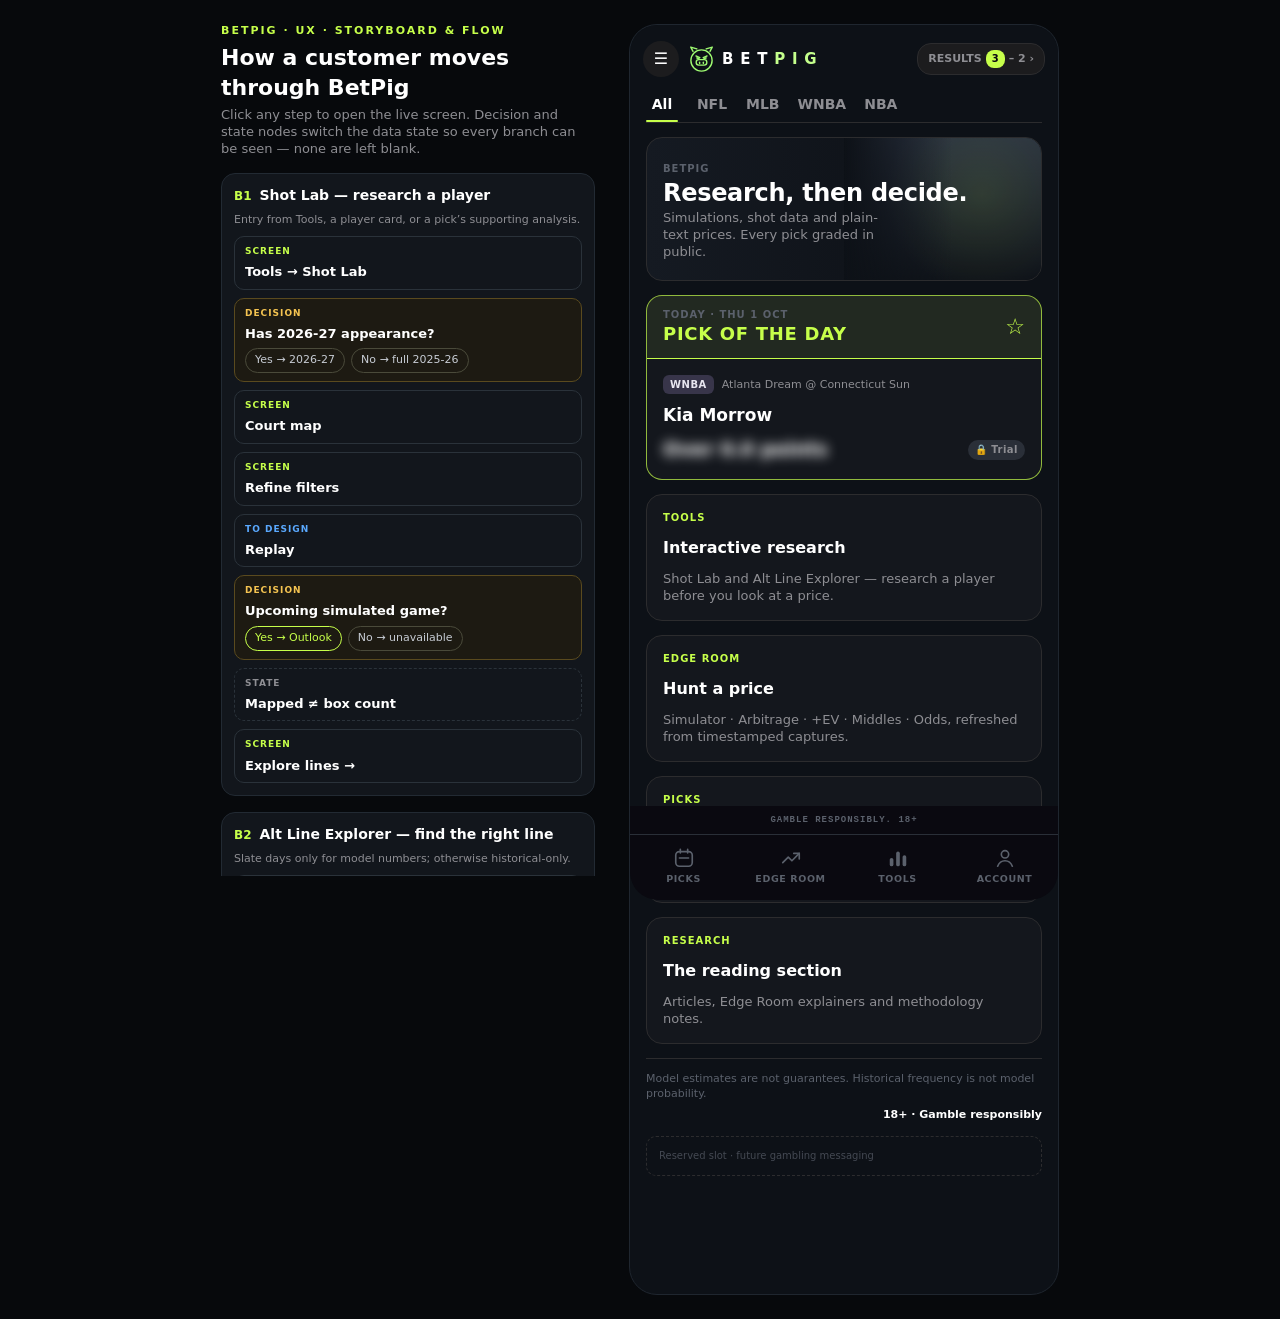
<file: betpig/index.html>
<!doctype html>
<html lang="en-AU">
<head>
  <meta charset="utf-8">
  <meta name="viewport" content="width=device-width, initial-scale=1, viewport-fit=cover">
  <meta name="theme-color" content="#0d1117">
  <title>BetPig</title>
  <meta name="description" content="BetPig mobile-first UI: Tools, Edge Room and Picks, built from the Storyboard & User Flow.">
  <link rel="icon" href="data:image/svg+xml,<svg xmlns='http://www.w3.org/2000/svg' viewBox='340 142 186 196'><g fill='none' stroke='%239EFA71' stroke-width='10.5' stroke-linecap='round' stroke-linejoin='round'><path d='M369 183 L352 150 L398 164'/><path d='M497 183 L514 150 L468 164'/><circle cx='433' cy='251' r='80'/><path d='M391 217 L420 230 M397 232 L414 239'/><path d='M475 217 L446 230 M469 232 L452 239'/><rect x='393' y='245' width='80' height='41' rx='19'/></g><rect x='414' y='259' width='10' height='20' rx='5' fill='%239EFA71'/><rect x='442' y='259' width='10' height='20' rx='5' fill='%239EFA71'/></svg>">
  <link rel="stylesheet" href="css/styles.css">
</head>
<body>
  <div class="shell">
    <aside class="rail" id="rail" aria-label="Storyboard flows"></aside>
    <div class="app" id="app"></div>
  </div>
  <button class="flows-fab" id="flows-fab" data-act="flows-open" aria-label="Open storyboard flows">◆ Flows</button>
  <div id="overlay"></div>

  <script src="js/data.js"></script>
  <script src="js/core.js"></script>
  <script src="js/components.js"></script>
  <script src="js/app.js"></script>
  <script src="js/screens/tools.js"></script>
  <script src="js/screens/edge.js"></script>
  <script src="js/screens/picks.js"></script>
  <script src="js/screens/account.js"></script>
  <script src="js/flows.js"></script>
</body>
</html>
</file>
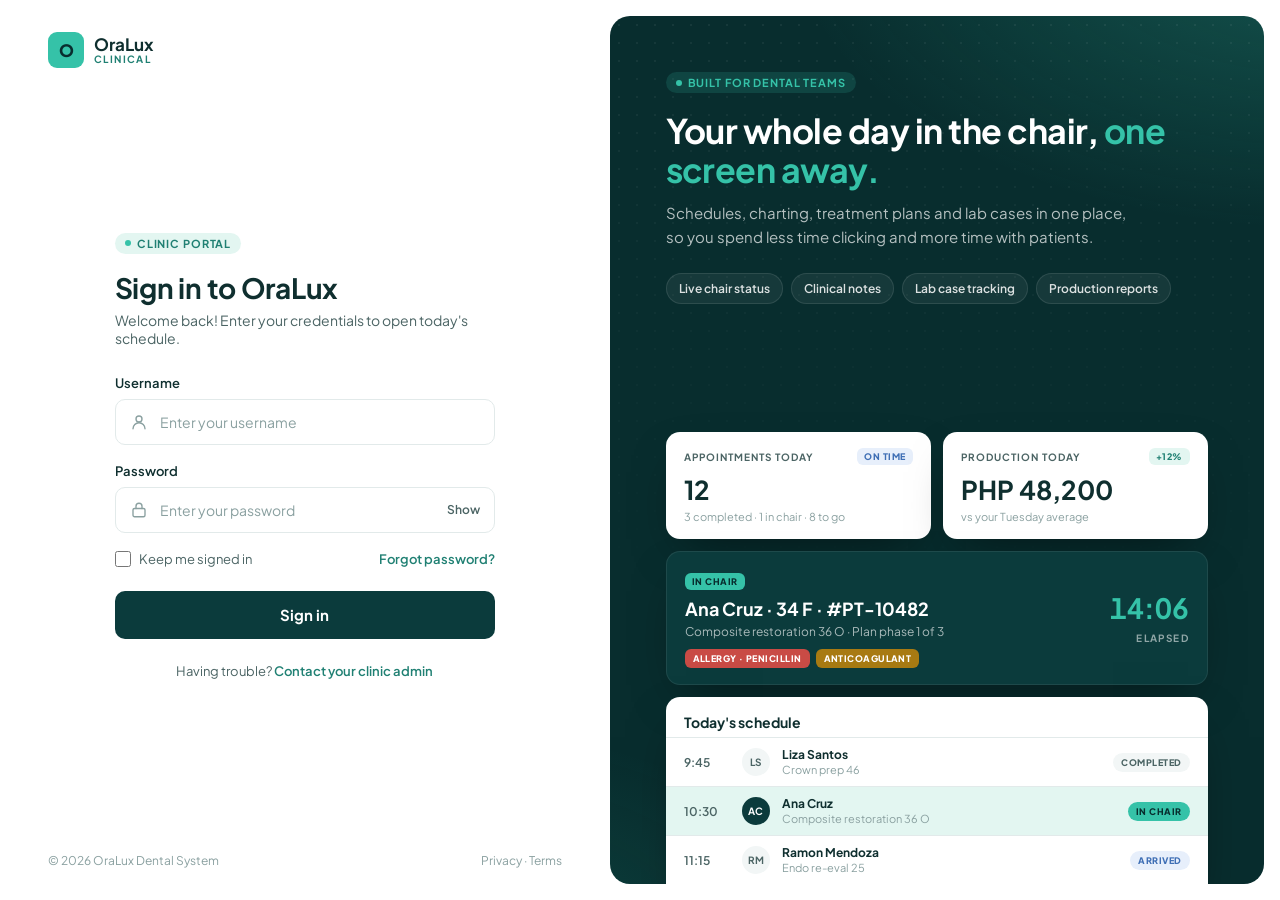
<file: login.html>
<!doctype html>
<html lang="en">
<head>
<meta charset="utf-8">
<meta name="viewport" content="width=device-width, initial-scale=1">
<title>Sign in · OraLux Clinical</title>
<link rel="preconnect" href="https://fonts.googleapis.com">
<link rel="preconnect" href="https://fonts.gstatic.com" crossorigin>
<link href="https://fonts.googleapis.com/css2?family=Plus+Jakarta+Sans:wght@400;500;600;700;800&display=swap" rel="stylesheet">
<style>
  /* Tokens sampled from the "Dashboard · Dentist · Desktop 1440" frame */
  :root {
    --forest-900: #082d2e;   /* sidebar */
    --forest-800: #0b3b3c;   /* "In chair" card, dark bars */
    --forest-700: #0f4542;   /* active nav item */
    --mint-500:   #35c2a8;   /* logo, primary action */
    --mint-600:   #22a88f;
    --mint-100:   #e3f6f1;
    --teal-label: #208073;
    --canvas:     #f2f6f6;   /* app background */
    --surface:    #ffffff;
    --border:     #e2eaea;
    --ink:        #0f2f2f;
    --ink-2:      #4b6464;
    --ink-3:      #8aa0a0;
    --danger:     #d64545;
    --radius:     12px;
  }

  * { box-sizing: border-box; }
  html, body { height: 100%; }
  body {
    margin: 0;
    font-family: "Plus Jakarta Sans", system-ui, -apple-system, "Segoe UI", sans-serif;
    color: var(--ink);
    background: var(--canvas);
    -webkit-font-smoothing: antialiased;
  }

  .page {
    min-height: 100%;
    display: grid;
    grid-template-columns: minmax(0, 1fr) minmax(0, 1.1fr);
    background: var(--surface);
  }

  /* ---------- Left: form ---------- */
  .form-side {
    display: flex;
    flex-direction: column;
    padding: 32px 48px;
    background: var(--surface);
  }
  .brand { display: flex; align-items: center; gap: 10px; text-decoration: none; color: inherit; }
  .brand-mark {
    width: 36px; height: 36px; border-radius: 9px;
    background: var(--mint-500); color: var(--forest-900);
    display: grid; place-items: center; font-weight: 800; font-size: 17px;
  }
  .brand-name { font-weight: 700; font-size: 17px; line-height: 1.1; }
  .brand-sub { font-size: 10px; font-weight: 700; letter-spacing: .14em; color: var(--teal-label); }

  .form-wrap { flex: 1; display: flex; align-items: center; justify-content: center; padding: 40px 0; }
  .form-card { width: 100%; max-width: 380px; }

  .eyebrow {
    display: inline-flex; align-items: center; gap: 6px;
    padding: 4px 10px; border-radius: 999px;
    background: var(--mint-100); color: var(--teal-label);
    font-size: 11px; font-weight: 700; letter-spacing: .08em; text-transform: uppercase;
  }
  .eyebrow::before { content: ""; width: 6px; height: 6px; border-radius: 50%; background: var(--mint-500); }
  h1 { font-size: 28px; font-weight: 700; letter-spacing: -.01em; margin: 16px 0 6px; }
  .lede { margin: 0 0 28px; color: var(--ink-2); font-size: 14px; }

  .field { margin-bottom: 18px; }
  .field label { display: block; font-size: 13px; font-weight: 600; margin-bottom: 8px; }
  .input {
    position: relative; display: flex; align-items: center;
    border: 1px solid var(--border); border-radius: 10px; background: var(--surface);
    transition: border-color .15s, box-shadow .15s;
  }
  .input:focus-within { border-color: var(--mint-500); box-shadow: 0 0 0 4px rgba(53,194,168,.18); }
  .input.invalid { border-color: var(--danger); box-shadow: 0 0 0 4px rgba(214,69,69,.12); }
  .input svg { flex: none; width: 18px; height: 18px; margin-left: 14px; color: var(--ink-3); }
  .input input {
    flex: 1; min-width: 0; border: 0; outline: 0; background: transparent;
    font: inherit; font-size: 14px; color: var(--ink); padding: 13px 12px;
  }
  .input input::placeholder { color: var(--ink-3); }
  .toggle-pw {
    border: 0; background: none; cursor: pointer; padding: 0 14px; height: 44px;
    color: var(--ink-2); font: inherit; font-size: 12px; font-weight: 600;
  }
  .toggle-pw:hover { color: var(--ink); }
  .error { display: none; margin-top: 6px; font-size: 12px; color: var(--danger); }
  .field.has-error .error { display: block; }

  .row { display: flex; align-items: center; justify-content: space-between; margin: 4px 0 24px; font-size: 13px; }
  .check { display: inline-flex; align-items: center; gap: 8px; color: var(--ink-2); cursor: pointer; }
  .check input { width: 16px; height: 16px; accent-color: var(--forest-800); margin: 0; }
  .link { color: var(--teal-label); font-weight: 600; text-decoration: none; }
  .link:hover { text-decoration: underline; }

  .btn {
    width: 100%; height: 48px; border: 0; border-radius: 10px; cursor: pointer;
    font: inherit; font-size: 15px; font-weight: 700;
    display: inline-flex; align-items: center; justify-content: center; gap: 10px;
    transition: background .15s, transform .05s;
  }
  .btn-primary { background: var(--forest-800); color: #fff; }
  .btn-primary:hover { background: var(--forest-700); }
  .btn-primary:active { transform: translateY(1px); }
  .btn-primary:focus-visible { outline: 3px solid var(--mint-500); outline-offset: 2px; }
  .btn[disabled] { opacity: .75; cursor: progress; }
  .spinner {
    display: none; width: 16px; height: 16px; border-radius: 50%;
    border: 2px solid rgba(255,255,255,.35); border-top-color: #fff; animation: spin .7s linear infinite;
  }
  .btn.loading .spinner { display: inline-block; }
  @keyframes spin { to { transform: rotate(360deg); } }

  .alert {
    display: none; margin-bottom: 18px; padding: 10px 12px; border-radius: 10px;
    background: #fdecec; color: #a32f2f; font-size: 13px; font-weight: 500;
  }
  .alert.show { display: block; }

  .help { margin-top: 24px; text-align: center; font-size: 13px; color: var(--ink-2); }

  .form-foot { display: flex; justify-content: space-between; font-size: 12px; color: var(--ink-3); }
  .form-foot a { color: inherit; text-decoration: none; }
  .form-foot a:hover { color: var(--ink-2); }

  /* ---------- Right: brand showcase ---------- */
  .showcase {
    position: relative; overflow: hidden;
    margin: 16px 16px 16px 0; border-radius: 20px;
    background:
      radial-gradient(900px 500px at 110% -10%, rgba(53,194,168,.28), transparent 60%),
      radial-gradient(600px 400px at -20% 110%, rgba(53,194,168,.16), transparent 60%),
      var(--forest-900);
    color: #fff;
    padding: 56px 56px 0;
    display: flex; flex-direction: column;
  }
  .showcase::after { /* subtle dot grid */
    content: ""; position: absolute; inset: 0; pointer-events: none;
    background-image: radial-gradient(rgba(255,255,255,.06) 1px, transparent 1px);
    background-size: 18px 18px;
    mask-image: linear-gradient(180deg, #000 0%, transparent 70%);
  }
  .showcase > * { position: relative; z-index: 1; }
  .showcase .eyebrow { align-self: flex-start; background: rgba(53,194,168,.16); color: var(--mint-500); }
  .showcase h2 { font-size: 34px; line-height: 1.15; font-weight: 700; letter-spacing: -.015em; margin: 18px 0 12px; max-width: 520px; }
  .showcase h2 em { font-style: normal; color: var(--mint-500); }
  .showcase p { margin: 0; max-width: 460px; color: rgba(255,255,255,.7); font-size: 15px; line-height: 1.6; }

  .features { display: flex; flex-wrap: wrap; gap: 8px; margin-top: 24px; }
  .features span {
    font-size: 12px; font-weight: 600; padding: 7px 12px; border-radius: 999px;
    background: rgba(255,255,255,.06); border: 1px solid rgba(255,255,255,.1); color: rgba(255,255,255,.85);
  }

  /* Mini dashboard preview built from the dashboard's own components */
  .preview {
    margin-top: auto; padding-top: 40px;
    display: grid; gap: 12px; grid-template-columns: 1fr 1fr;
    transform: translateY(24px);
  }
  .p-card {
    background: var(--surface); color: var(--ink); border-radius: 14px; padding: 16px 18px;
    box-shadow: 0 20px 50px -20px rgba(0,0,0,.5);
  }
  .p-label { display: flex; align-items: center; justify-content: space-between; font-size: 10px; font-weight: 700; letter-spacing: .1em; color: var(--ink-2); }
  .chip { font-size: 9px; font-weight: 800; letter-spacing: .06em; padding: 3px 7px; border-radius: 6px; }
  .chip.blue { background: #e7effb; color: #3f6fb5; }
  .chip.live { background: var(--mint-100); color: var(--teal-label); }
  .chip.amber { background: #fdf1dc; color: #b7791f; }
  .p-value { font-size: 26px; font-weight: 700; margin-top: 8px; }
  .p-sub { font-size: 11px; color: var(--ink-3); margin-top: 4px; }

  .p-chair {
    grid-column: 1 / -1;
    background: var(--forest-800); color: #fff; border: 1px solid rgba(255,255,255,.08);
    display: flex; align-items: center; justify-content: space-between; gap: 16px;
  }
  .p-chair .chip { background: var(--mint-500); color: var(--forest-900); }
  .p-chair .name { font-size: 18px; font-weight: 700; margin: 8px 0 4px; }
  .p-chair .meta { font-size: 12px; color: rgba(255,255,255,.65); }
  .p-chair .tags { display: flex; gap: 6px; margin-top: 10px; }
  .p-chair .tags span { font-size: 9px; font-weight: 800; letter-spacing: .05em; padding: 4px 8px; border-radius: 6px; }
  .tag-red { background: #c94b45; } .tag-amber { background: #a87a12; }
  .timer { text-align: right; }
  .timer b { display: block; font-size: 28px; color: var(--mint-500); font-variant-numeric: tabular-nums; }
  .timer small { font-size: 10px; letter-spacing: .14em; color: rgba(255,255,255,.55); font-weight: 700; }

  .p-schedule { grid-column: 1 / -1; padding: 6px 0 24px; border-radius: 14px 14px 0 0; }
  .p-schedule h4 { margin: 10px 18px 6px; font-size: 14px; }
  .slot { display: grid; grid-template-columns: 48px 30px 1fr auto; align-items: center; gap: 10px; padding: 9px 18px; border-top: 1px solid var(--border); font-size: 12px; }
  .slot.current { background: var(--mint-100); }
  .slot time { color: var(--ink-2); font-weight: 600; }
  .avatar { width: 28px; height: 28px; border-radius: 50%; display: grid; place-items: center; font-size: 10px; font-weight: 700; background: var(--canvas); color: var(--ink-2); }
  .slot.current .avatar { background: var(--forest-800); color: #fff; }
  .slot strong { display: block; font-size: 12px; }
  .slot .proc { color: var(--ink-3); font-size: 11px; }
  .status { font-size: 9px; font-weight: 800; letter-spacing: .06em; padding: 4px 8px; border-radius: 999px; background: var(--canvas); color: var(--ink-2); }
  .status.in { background: var(--mint-500); color: var(--forest-900); }
  .status.arr { background: #e7effb; color: #3f6fb5; }

  /* ---------- Responsive ---------- */
  @media (max-width: 1080px) {
    .showcase { padding: 44px 40px 0; }
    .showcase h2 { font-size: 28px; }
  }
  @media (max-width: 900px) {
    .page { grid-template-columns: 1fr; }
    .showcase { display: none; }
    .form-side { padding: 24px 16px; background: var(--canvas); }
    .form-card { background: var(--surface); padding: 28px 22px; border-radius: 16px; border: 1px solid var(--border); }
  }
  @media (prefers-reduced-motion: reduce) { * { transition: none !important; animation: none !important; } }
</style>
</head>
<body>
<main class="page">
  <section class="form-side">
    <a class="brand" href="#" aria-label="OraLux Clinical home">
      <span class="brand-mark">O</span>
      <span>
        <div class="brand-name">OraLux</div>
        <div class="brand-sub">CLINICAL</div>
      </span>
    </a>

    <div class="form-wrap">
      <div class="form-card">
        <span class="eyebrow">Clinic portal</span>
        <h1>Sign in to OraLux</h1>
        <p class="lede">Welcome back! Enter your credentials to open today's schedule.</p>

        <div class="alert" id="alert" role="alert"></div>

        <form id="login-form" novalidate>
          <div class="field" id="f-username">
            <label for="username">Username</label>
            <div class="input">
              <svg viewBox="0 0 24 24" fill="none" stroke="currentColor" stroke-width="1.8" stroke-linecap="round" stroke-linejoin="round" aria-hidden="true"><circle cx="12" cy="8" r="4"/><path d="M4 21a8 8 0 0 1 16 0"/></svg>
              <input id="username" name="username" type="text" autocomplete="username" placeholder="Enter your username" required>
            </div>
            <div class="error">Please enter your username.</div>
          </div>

          <div class="field" id="f-password">
            <label for="password">Password</label>
            <div class="input">
              <svg viewBox="0 0 24 24" fill="none" stroke="currentColor" stroke-width="1.8" stroke-linecap="round" stroke-linejoin="round" aria-hidden="true"><rect x="4" y="10" width="16" height="11" rx="2"/><path d="M8 10V7a4 4 0 0 1 8 0v3"/></svg>
              <input id="password" name="password" type="password" autocomplete="current-password" placeholder="Enter your password" required>
              <button type="button" class="toggle-pw" id="toggle-pw" aria-controls="password" aria-pressed="false">Show</button>
            </div>
            <div class="error">Please enter your password.</div>
          </div>

          <div class="row">
            <label class="check"><input type="checkbox" name="remember"> Keep me signed in</label>
            <a class="link" href="#">Forgot password?</a>
          </div>

          <button class="btn btn-primary" type="submit" id="submit">
            <span class="spinner" aria-hidden="true"></span>
            <span class="label">Sign in</span>
          </button>
        </form>

        <p class="help">Having trouble? <a class="link" href="#">Contact your clinic admin</a></p>
      </div>
    </div>

    <footer class="form-foot">
      <span>© 2026 OraLux Dental System</span>
      <span><a href="#">Privacy</a> · <a href="#">Terms</a></span>
    </footer>
  </section>

  <aside class="showcase" aria-hidden="true">
    <span class="eyebrow">Built for dental teams</span>
    <h2>Your whole day in the chair, <em>one screen away.</em></h2>
    <p>Schedules, charting, treatment plans and lab cases in one place, so you spend less time clicking and more time with patients.</p>
    <div class="features">
      <span>Live chair status</span><span>Clinical notes</span><span>Lab case tracking</span><span>Production reports</span>
    </div>

    <div class="preview">
      <div class="p-card">
        <div class="p-label">APPOINTMENTS TODAY <span class="chip blue">ON TIME</span></div>
        <div class="p-value">12</div>
        <div class="p-sub">3 completed · 1 in chair · 8 to go</div>
      </div>
      <div class="p-card">
        <div class="p-label">PRODUCTION TODAY <span class="chip live">+12%</span></div>
        <div class="p-value">PHP 48,200</div>
        <div class="p-sub">vs your Tuesday average</div>
      </div>

      <div class="p-card p-chair">
        <div>
          <span class="chip">IN CHAIR</span>
          <div class="name">Ana Cruz · 34 F · #PT-10482</div>
          <div class="meta">Composite restoration 36 O · Plan phase 1 of 3</div>
          <div class="tags"><span class="tag-red">ALLERGY · PENICILLIN</span><span class="tag-amber">ANTICOAGULANT</span></div>
        </div>
        <div class="timer"><b>14:06</b><small>ELAPSED</small></div>
      </div>

      <div class="p-card p-schedule">
        <h4>Today's schedule</h4>
        <div class="slot"><time>9:45</time><span class="avatar">LS</span><span><strong>Liza Santos</strong><span class="proc">Crown prep 46</span></span><span class="status">COMPLETED</span></div>
        <div class="slot current"><time>10:30</time><span class="avatar">AC</span><span><strong>Ana Cruz</strong><span class="proc">Composite restoration 36 O</span></span><span class="status in">IN CHAIR</span></div>
        <div class="slot"><time>11:15</time><span class="avatar">RM</span><span><strong>Ramon Mendoza</strong><span class="proc">Endo re-eval 25</span></span><span class="status arr">ARRIVED</span></div>
      </div>
    </div>
  </aside>
</main>

<script>
  const form = document.getElementById('login-form');
  const alertBox = document.getElementById('alert');
  const submit = document.getElementById('submit');
  const pw = document.getElementById('password');
  const toggle = document.getElementById('toggle-pw');

  toggle.addEventListener('click', () => {
    const show = pw.type === 'password';
    pw.type = show ? 'text' : 'password';
    toggle.textContent = show ? 'Hide' : 'Show';
    toggle.setAttribute('aria-pressed', String(show));
  });

  function setError(id, on) {
    const field = document.getElementById(id);
    field.classList.toggle('has-error', on);
    field.querySelector('.input').classList.toggle('invalid', on);
    field.querySelector('input').setAttribute('aria-invalid', String(on));
  }

  ['username', 'password'].forEach(name => {
    document.getElementById(name).addEventListener('input', () => setError('f-' + name, false));
  });

  form.addEventListener('submit', async (e) => {
    e.preventDefault();
    alertBox.classList.remove('show');
    const user = form.username.value.trim();
    const pass = form.password.value;
    setError('f-username', !user);
    setError('f-password', !pass);
    if (!user || !pass) return;

    submit.disabled = true;
    submit.classList.add('loading');
    submit.querySelector('.label').textContent = 'Signing in…';

    // TODO: replace with the real authentication request.
    await new Promise(r => setTimeout(r, 900));

    submit.disabled = false;
    submit.classList.remove('loading');
    submit.querySelector('.label').textContent = 'Sign in';
    alertBox.textContent = 'Demo only: connect this form to your auth endpoint.';
    alertBox.classList.add('show');
  });
</script>
</body>
</html>
</file>
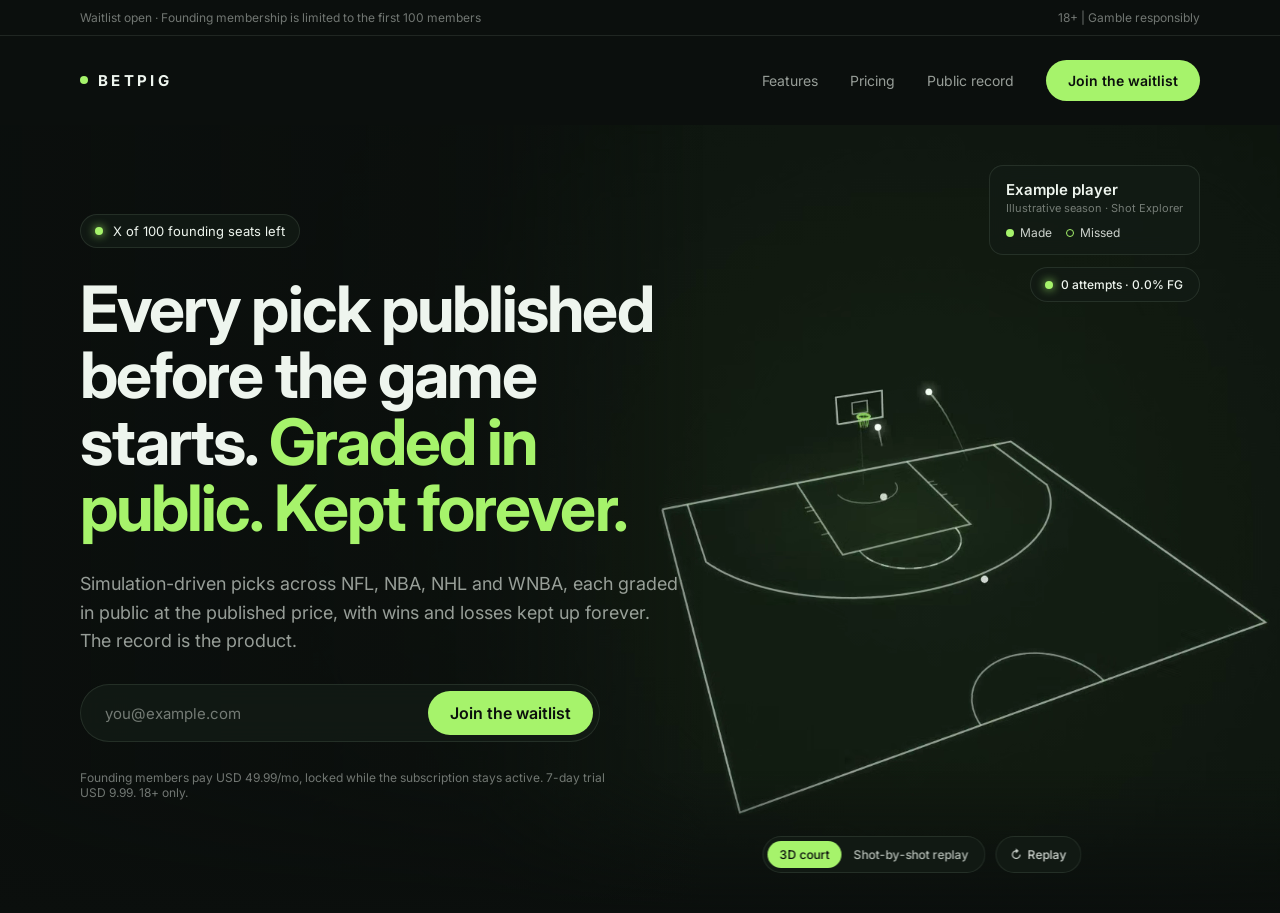
<file: hero-video/hero-landscape.html>
<!doctype html>
<html lang="en">
<head>
<meta charset="utf-8">
<meta name="viewport" content="width=device-width, initial-scale=1">
<title>BetPig Waitlist</title>
<link rel="preconnect" href="https://fonts.googleapis.com">
<link rel="stylesheet" href="https://fonts.googleapis.com/css2?family=Inter:wght@400;500;600;700&display=swap">
<style>
  :root {
    --bg: #0b0f0d;
    --ink: #eef5ee;
    --muted: rgba(238, 245, 238, 0.62);
    --faint: rgba(238, 245, 238, 0.45);
    --lime: #a6f36b;
    --surface: rgba(19, 28, 21, 0.82);
    --line: rgba(214, 240, 214, 0.10);
    --court-x: 72%; /* horizontal centre of the court in the video */
  }
  * { box-sizing: border-box; }
  html, body { margin: 0; background: var(--bg); color: var(--ink); font-family: Inter, system-ui, sans-serif; }
  a { color: inherit; text-decoration: none; }

  .strip { display: flex; justify-content: space-between; padding: 10px 80px; font-size: 12px; color: var(--faint); border-bottom: 1px solid var(--line); }
  header { display: flex; align-items: center; justify-content: space-between; padding: 24px 80px; position: relative; z-index: 2; }
  .wordmark { font-weight: 700; letter-spacing: 0.22em; font-size: 15px; }
  .wordmark::before { content: ""; display: inline-block; width: 8px; height: 8px; border-radius: 50%; background: var(--lime); margin-right: 10px; vertical-align: 2px; }
  nav { display: flex; align-items: center; gap: 32px; font-size: 14px; color: var(--muted); }
  .btn { background: var(--lime); color: var(--bg); font-weight: 600; border: 0; border-radius: 999px; padding: 12px 22px; font: inherit; font-weight: 600; cursor: pointer; }

  /* ---------- hero: the video is the background ---------- */
  .hero { position: relative; min-height: 788px; display: flex; align-items: center; overflow: hidden; isolation: isolate; }
  .hero-bg { position: absolute; inset: 0; z-index: -2; }
  .hero-bg video { width: 100%; height: 100%; object-fit: cover; object-position: 72% 50%; display: block; }
  .hero::before { /* scrims: keep copy legible on the left, fade into the next section */
    content: ""; position: absolute; inset: 0; z-index: -1; pointer-events: none;
    background:
      linear-gradient(90deg, rgba(11,15,13,.92) 0%, rgba(11,15,13,.7) 38%, rgba(11,15,13,0) 55%),
      linear-gradient(180deg, rgba(11,15,13,0) 82%, var(--bg) 100%);
  }
  .copy { width: 640px; margin-left: 80px; padding: 72px 0 96px; }
  .seats { display: inline-flex; align-items: center; gap: 10px; font-size: 13px; padding: 8px 14px; border-radius: 999px; background: var(--surface); border: 1px solid var(--line); }
  .seats::before, .dot::before { content: ""; width: 8px; height: 8px; border-radius: 50%; background: var(--lime); box-shadow: 0 0 10px var(--lime); }
  h1 { font-size: 64px; line-height: 1.04; letter-spacing: -0.03em; font-weight: 700; margin: 28px 0 28px; }
  h1 em { font-style: normal; color: var(--lime); }
  .sub { font-size: 18px; line-height: 1.6; color: var(--muted); max-width: 600px; margin: 0 0 28px; }
  .capture { display: flex; align-items: center; width: 520px; padding: 6px 6px 6px 22px; border-radius: 999px; background: var(--surface); border: 1px solid var(--line); backdrop-filter: blur(12px); }
  .btn, .controls, .mode { white-space: nowrap; }
  .capture input { flex: 1; min-width: 0; background: none; border: 0; color: var(--ink); font: inherit; font-size: 15px; outline: none; }
  .capture input::placeholder { color: var(--faint); }
  .fine { font-size: 12px; color: var(--faint); max-width: 540px; margin: 28px 0 0; }

  /* overlay UI lifted out of the video */
  .chip { position: absolute; background: var(--surface); border: 1px solid var(--line); backdrop-filter: blur(12px); font-size: 12px; }
  .player { top: 40px; right: 80px; border-radius: 14px; padding: 14px 16px; }
  .player b { display: block; font-size: 15px; font-weight: 600; }
  .player small { display: block; color: var(--faint); font-size: 11px; margin-top: 2px; }
  .legend { display: flex; gap: 14px; margin-top: 10px; color: rgba(238,245,238,.85); }
  .legend span { display: inline-flex; align-items: center; gap: 6px; }
  .legend i { width: 8px; height: 8px; border-radius: 50%; background: var(--lime); }
  .legend i.ring { background: none; border: 1.4px solid var(--lime); }
  .tally { top: 142px; right: 80px; border-radius: 999px; padding: 9px 16px 9px 14px; font-weight: 500; }
  .dot { display: inline-flex; align-items: center; gap: 8px; }
  .controls { position: absolute; bottom: 40px; left: var(--court-x); transform: translateX(-50%); display: flex; gap: 10px; }
  .controls .chip { position: static; border-radius: 999px; }
  .mode { display: flex; align-items: center; gap: 12px; padding: 4px 16px 4px 4px; color: rgba(238,245,238,.75); font-weight: 500; }
  .mode b { background: var(--lime); color: var(--bg); font-weight: 500; padding: 6px 12px; border-radius: 999px; }
  .replay { padding: 10px 14px; color: rgba(238,245,238,.85); font: inherit; font-size: 12px; font-weight: 500; cursor: pointer; }

  @media (max-width: 1100px) {
    :root { --court-x: 50%; }
    .copy { width: auto; flex: 1; min-width: 0; margin: 0 24px; }
    .capture .btn { padding: 12px 16px; }
    h1 { font-size: 44px; }
    .hero { align-items: flex-start; }
    .copy { padding-bottom: 140px; }
    .capture { width: 100%; }
    .hero::before { background: linear-gradient(180deg, rgba(11,15,13,.55), rgba(11,15,13,.85) 60%, var(--bg)); }
    .player, .tally { display: none; }
    nav a { display: none; }
    .strip, header { padding-left: 24px; padding-right: 24px; }
  }
  @media (prefers-reduced-motion: reduce) { .hero-bg video { display: none; } .hero-bg { background: url(out/hero-shot-explorer-bg-poster.jpg) 72% 50% / cover; } }
</style>
</head>
<body>
  <div class="strip"><span>Waitlist open · Founding membership is limited to the first 100 members</span><span>18+ | Gamble responsibly</span></div>
  <header>
    <span class="wordmark">BETPIG</span>
    <nav><a href="#">Features</a><a href="#">Pricing</a><a href="#">Public record</a><button class="btn">Join the waitlist</button></nav>
  </header>

  <section class="hero">
    <div class="hero-bg" aria-hidden="true">
      <video autoplay muted loop playsinline poster="out/hero-shot-explorer-bg-poster.jpg">
        <source src="out/hero-shot-explorer-bg.webm" type="video/webm">
        <source src="out/hero-shot-explorer-bg.mp4" type="video/mp4">
      </video>
    </div>

    <div class="copy">
      <span class="seats">X of 100 founding seats left</span>
      <h1>Every pick published before the game starts. <em>Graded in public. Kept forever.</em></h1>
      <p class="sub">Simulation-driven picks across NFL, NBA, NHL and WNBA, each graded in public at the published price, with wins and losses kept up forever. The record is the product.</p>
      <form class="capture" onsubmit="event.preventDefault()">
        <input type="email" placeholder="you@example.com" aria-label="Email address">
        <button class="btn">Join the waitlist</button>
      </form>
      <p class="fine">Founding members pay USD 49.99/mo, locked while the subscription stays active. 7-day trial USD 9.99. 18+ only.</p>
    </div>

    <div class="chip player" aria-hidden="true">
      <b>Example player</b><small>Illustrative season · Shot Explorer</small>
      <div class="legend"><span><i></i>Made</span><span><i class="ring"></i>Missed</span></div>
    </div>
    <div class="chip tally dot" aria-hidden="true"><span id="tally">0 attempts · 0.0% FG</span></div>
    <div class="controls">
      <div class="chip mode"><b>3D court</b>Shot-by-shot replay</div>
      <button class="chip replay" id="replay">↻&nbsp; Replay</button>
    </div>
  </section>

<script>
  // Keep the tally chip in step with the background video (sampled from HERO.render(t) in shot-explorer.html).
  const video = document.querySelector('.hero-bg video');
  const tally = document.getElementById('tally');
  const curve = [[0,0,0],[2.25,2,0],[2.5,4,1],[2.75,7,1],[3,8,1],[3.25,11,1],[3.5,16,5],[3.75,20,8],[4,23,9],[4.25,29,12],[4.5,32,12],[4.75,38,15],[5,45,19],[5.25,50,20],[5.5,56,26],[5.75,59,27],[6,66,29],[6.25,74,35],[6.5,79,37],[6.75,85,40],[7,94,46],[7.25,102,51],[7.5,112,54],[7.75,118,57],[8,127,60],[8.25,135,64],[8.5,144,68],[8.75,152,73],[9,161,75],[9.25,171,77],[9.5,178,81],[9.75,180,81]];
  const tick = () => {
    const t = video.currentTime || 0;
    let row = curve[0];
    for (const r of curve) if (t >= r[0]) row = r;
    const [, taken, made] = t > 10.8 ? [0, 0, 0] : row;
    tally.textContent = `${taken} attempts · ${(taken ? made / taken * 100 : 0).toFixed(1)}% FG`;
    requestAnimationFrame(tick);
  };
  requestAnimationFrame(tick);
  document.getElementById('replay').addEventListener('click', () => { video.currentTime = 0; video.play(); });
</script>
</body>
</html>
</file>
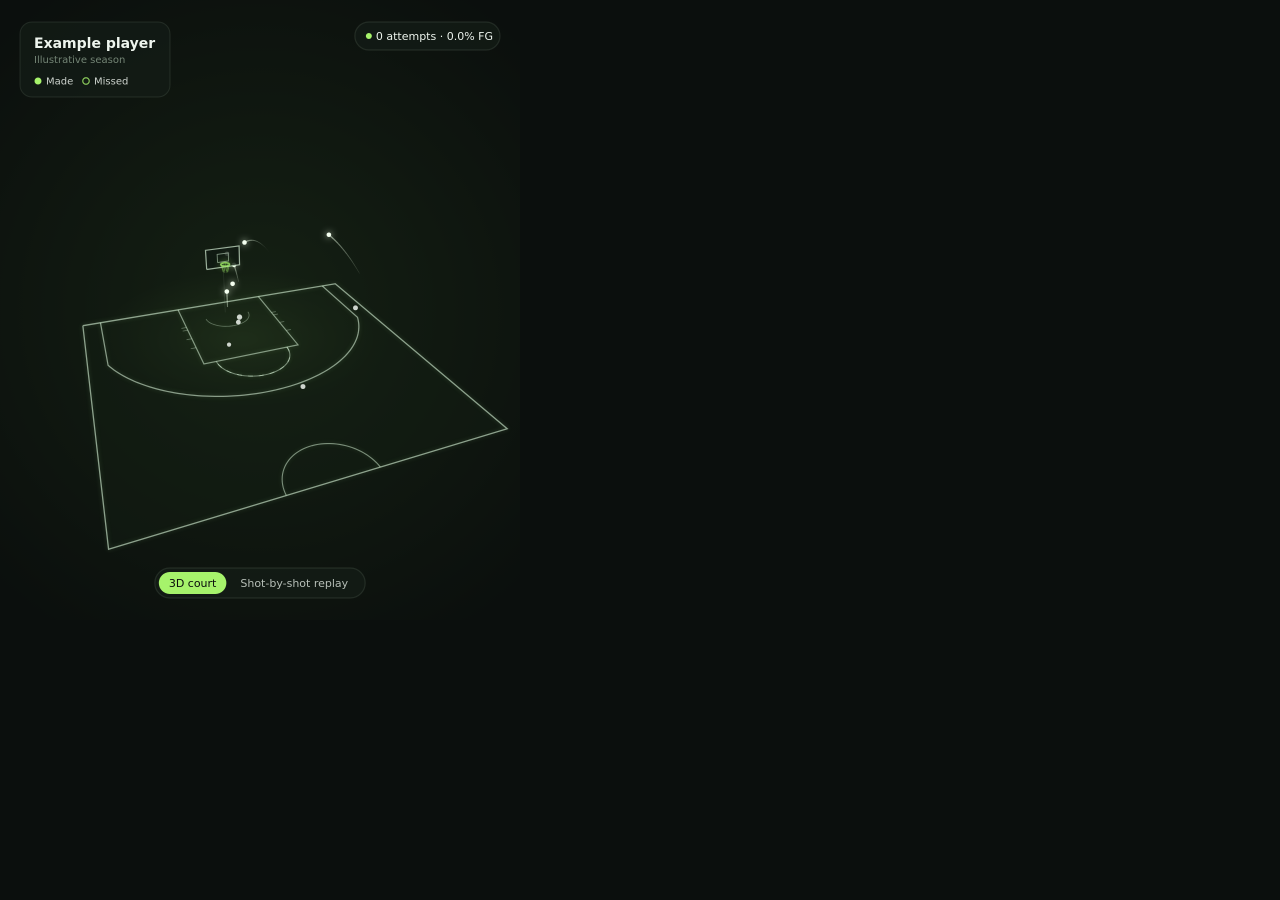
<file: hero-video/shot-explorer.html>
<!doctype html>
<html lang="en">
<head>
<meta charset="utf-8">
<meta name="viewport" content="width=device-width, initial-scale=1">
<title>Shot Explorer Hero</title>
<style>
  :root { --bg: #0b0f0d; }
  html, body { margin: 0; background: var(--bg); }
  canvas { display: block; }
</style>
</head>
<body>
<canvas id="c" width="1040" height="1240"></canvas>
<script>
// BetPig — Shot Explorer hero motion.
// Deterministic: render(t) draws the frame at time t (seconds), so the same
// page plays live in a browser and is captured frame-by-frame by render.mjs.
(() => {
  // ?w=&h= set the render size in device pixels (default: 1040x1240 portrait hero slot)
  const params = new URLSearchParams(location.search);
  const W = Number(params.get('w')) || 1040, H = Number(params.get('h')) || 1240;
  // ?bg: background mode for a full-bleed hero — no baked-in UI, court pushed right of the copy
  const BG_MODE = params.has('bg');
  const DURATION = 12;           // seconds, loops seamlessly
  const LIME = [166, 243, 107];  // #A6F36B
  const BG = '#0b0f0d';
  const cvs = document.getElementById('c');
  cvs.width = W; cvs.height = H;
  cvs.style.width = W / 2 + 'px'; cvs.style.height = H / 2 + 'px';
  const ctx = cvs.getContext('2d');

  // ---------- seeded random ----------
  let seed = 7;
  const rnd = () => ((seed = (seed * 16807) % 2147483647) - 1) / 2147483646;
  const gauss = () => { let u = 0; for (let i = 0; i < 6; i++) u += rnd(); return (u - 3) / 1.2; };

  // ---------- easing ----------
  const clamp = (v, a = 0, b = 1) => Math.max(a, Math.min(b, v));
  const ease = (x) => { x = clamp(x); return x < 0.5 ? 4 * x * x * x : 1 - Math.pow(-2 * x + 2, 3) / 2; };
  const outBack = (x) => { x = clamp(x); const c = 1.9; return 1 + (c + 1) * Math.pow(x - 1, 3) + c * Math.pow(x - 1, 2); };
  const rgba = (c, a) => `rgba(${c[0]},${c[1]},${c[2]},${a})`;

  // ---------- court geometry (feet). x: sideline-to-sideline, z: from baseline, y: up ----------
  const HOOP = { x: 0, y: 10, z: 5.25 };
  const arcPts = (cx, cz, r, a0, a1, n = 64) => {
    const p = [];
    for (let i = 0; i <= n; i++) { const a = a0 + (a1 - a0) * i / n; p.push([cx + r * Math.cos(a), 0, cz + r * Math.sin(a)]); }
    return p;
  };
  const threeA = Math.asin(22 / 23.75);
  const threeZ = HOOP.z + 23.75 * Math.cos(threeA);
  const lines = [
    { pts: [[-25, 0, 0], [25, 0, 0], [25, 0, 47], [-25, 0, 47], [-25, 0, 0]], w: 1 },        // boundary
    { pts: [[-8, 0, 0], [-8, 0, 19], [8, 0, 19], [8, 0, 0]], w: 0.9 },                        // paint
    { pts: arcPts(0, 19, 6, Math.PI, 0), w: 0.8 },                                            // FT circle (far half)
    { pts: arcPts(0, 19, 6, 0, Math.PI), w: 0.8, dash: true },                                // FT circle (near half, dashed)
    { pts: [[-22, 0, 0], [-22, 0, threeZ], ...arcPts(0, HOOP.z, 23.75, Math.PI / 2 + threeA, Math.PI / 2 - threeA, 96), [22, 0, threeZ], [22, 0, 0]], w: 0.95 },
    { pts: arcPts(0, HOOP.z, 4, 0, Math.PI, 32), w: 0.6 },                                    // restricted area
    { pts: arcPts(0, 47, 6, Math.PI, 2 * Math.PI, 48), w: 0.85 },                             // centre circle
  ];
  // lane hash marks
  for (const z of [7, 8, 11, 14]) for (const s of [-1, 1]) lines.push({ pts: [[s * 8, 0, z], [s * 8.9, 0, z]], w: 0.6 });

  // ---------- shots ----------
  const shots = [];
  const N = 180;
  const zone = () => {
    const r = rnd();
    if (r < 0.34) { // at the rim
      const a = Math.PI * rnd(), d = 1.5 + Math.abs(gauss()) * 3.2;
      return { x: d * Math.cos(a), z: HOOP.z + d * Math.sin(a) + 0.4, p: 0.64 };
    }
    if (r < 0.52) { // paint / short mid
      return { x: gauss() * 4.5, z: 9 + rnd() * 9, p: 0.46 };
    }
    if (r < 0.62) { // mid-range
      const a = 0.25 + rnd() * (Math.PI - 0.5), d = 12 + rnd() * 8;
      return { x: d * Math.cos(a), z: HOOP.z + d * Math.sin(a), p: 0.41 };
    }
    if (r < 0.74) { // corner threes
      const s = rnd() < 0.5 ? -1 : 1;
      return { x: s * (22.6 + rnd() * 1.6), z: 0.8 + rnd() * 11, p: 0.40 };
    }
    // above-the-break threes
    const a = Math.PI / 2 + (rnd() * 2 - 1) * (Math.PI / 2 - threeA), d = 24.3 + Math.abs(gauss()) * 1.6;
    return { x: d * Math.cos(a), z: HOOP.z + d * Math.sin(a), p: 0.37 };
  };
  // launch times accelerate: a few early shots, then a dense flurry
  for (let i = 0; i < N; i++) {
    const u = i / (N - 1);
    const t0 = 0.9 + 7.6 * Math.pow(u, 0.62) + (rnd() - 0.5) * 0.12;
    const z = zone();
    const made = rnd() < z.p;
    const dist = Math.hypot(z.x - HOOP.x, z.z - HOOP.z);
    const miss = made ? [0, 0] : [(rnd() - 0.5) * 2.4, (rnd() - 0.2) * 2.0];
    shots.push({ t0, x: z.x, z: z.z, made, dist, miss, dur: 0.75 + dist * 0.017 });
  }
  shots.sort((a, b) => a.t0 - b.t0);

  // ---------- camera ----------
  const camAt = (t) => {
    // swing in from an angle, settle, drift, then swing back for the loop
    const inP = ease(t / 4.2), outP = ease((t - (DURATION - 1.4)) / 1.4);
    const k = inP * (1 - outP);
    const drift = Math.sin(t * 0.55) * 0.035 * k;
    return {
      yaw: -0.5 * (1 - k) + drift,
      pitch: 0.70 - 0.2 * (1 - k),
      dist: 74 - 8 * k,
      target: [0, 4.5, 22.5],
      focal: BG_MODE ? H * 0.86 : Math.min(W * 0.923, H * 0.84),
      cx: W * (BG_MODE ? 0.72 : 0.5), cy: H * (BG_MODE ? 0.5 : W > H ? 0.5 : 0.55),
    };
  };
  const makeProj = (cam) => {
    const cy = Math.cos(cam.yaw), sy = Math.sin(cam.yaw), cp = Math.cos(cam.pitch), sp = Math.sin(cam.pitch);
    const [tx, ty, tz] = cam.target;
    const eye = [tx + cam.dist * sy * cp, ty + cam.dist * sp, tz + cam.dist * cy * cp];
    // forward points from eye to target
    let f = [tx - eye[0], ty - eye[1], tz - eye[2]];
    const fl = Math.hypot(...f); f = f.map(v => v / fl);
    let r = [f[2], 0, -f[0]]; const rl = Math.hypot(...r); r = r.map(v => v / rl);  // right = f × up
    r = [-r[0], -r[1], -r[2]];
    const u = [r[1] * f[2] - r[2] * f[1], r[2] * f[0] - r[0] * f[2], r[0] * f[1] - r[1] * f[0]];
    return ([x, y, z]) => {
      const d = [x - eye[0], y - eye[1], z - eye[2]];
      const cz = d[0] * f[0] + d[1] * f[1] + d[2] * f[2];
      const cx = d[0] * r[0] + d[1] * r[1] + d[2] * r[2];
      const cyv = d[0] * u[0] + d[1] * u[1] + d[2] * u[2];
      const s = cam.focal / cz;
      return [cam.cx + cx * s, cam.cy - cyv * s, s];
    };
  };

  // shot path: release at ~7ft, arc up and into the rim
  const shotPos = (s, k) => {
    const end = [HOOP.x + s.miss[0], HOOP.y + 0.2, HOOP.z + s.miss[1]];
    const start = [s.x, 7, s.z];
    const apex = 3 + s.dist * 0.24;
    return [
      start[0] + (end[0] - start[0]) * k,
      start[1] + (end[1] - start[1]) * k + apex * 4 * k * (1 - k),
      start[2] + (end[2] - start[2]) * k,
    ];
  };

  // ---------- drawing helpers ----------
  const strokePath = (P, pts, color, width, dash) => {
    ctx.beginPath();
    pts.forEach((p, i) => { const q = P(p); i ? ctx.lineTo(q[0], q[1]) : ctx.moveTo(q[0], q[1]); });
    ctx.setLineDash(dash ? [10, 12] : []);
    ctx.strokeStyle = color; ctx.lineWidth = width; ctx.stroke();
    ctx.setLineDash([]);
  };
  const roundRect = (x, y, w, h, r) => { ctx.beginPath(); ctx.roundRect(x, y, w, h, r); };

  function drawFloorGlow(P, t, alpha) {
    const c = P([0, 0, 14]);
    const edge = P([24, 0, 14]);
    const rx = Math.abs(edge[0] - c[0]);
    ctx.save();
    ctx.translate(c[0], c[1]); ctx.scale(1, 0.48);
    const g = ctx.createRadialGradient(0, 0, 0, 0, 0, rx * 1.15);
    g.addColorStop(0, rgba(LIME, 0.10 * alpha));
    g.addColorStop(0.55, rgba(LIME, 0.035 * alpha));
    g.addColorStop(1, rgba(LIME, 0));
    ctx.fillStyle = g; ctx.beginPath(); ctx.arc(0, 0, rx * 1.15, 0, Math.PI * 2); ctx.fill();
    ctx.restore();
  }

  function drawCourt(P, alpha) {
    // faint floor fill
    ctx.beginPath();
    [[-25, 0, 0], [25, 0, 0], [25, 0, 47], [-25, 0, 47]].forEach((p, i) => { const q = P(p); i ? ctx.lineTo(q[0], q[1]) : ctx.moveTo(q[0], q[1]); });
    ctx.closePath(); ctx.fillStyle = `rgba(20,32,22,${0.35 * alpha})`; ctx.fill();
    ctx.save();
    ctx.shadowColor = rgba([190, 255, 170], 0.35 * alpha); ctx.shadowBlur = 10;
    for (const l of lines) strokePath(P, l.pts, `rgba(214,240,214,${0.62 * l.w * alpha})`, 2.6 * l.w, l.dash);
    ctx.restore();
  }

  function drawHoop(P, alpha, flash) {
    // stanchion shadow line + backboard + rim + net
    const bb = [[-3, 9, 4], [3, 9, 4], [3, 12.5, 4], [-3, 12.5, 4], [-3, 9, 4]];
    ctx.beginPath(); bb.forEach((p, i) => { const q = P(p); i ? ctx.lineTo(q[0], q[1]) : ctx.moveTo(q[0], q[1]); });
    ctx.fillStyle = `rgba(16,26,18,${0.85 * alpha})`; ctx.fill();
    ctx.strokeStyle = `rgba(214,240,214,${0.7 * alpha})`; ctx.lineWidth = 2.4; ctx.stroke();
    strokePath(P, [[-1, 10, 4], [1, 10, 4], [1, 11.5, 4], [-1, 11.5, 4], [-1, 10, 4]], `rgba(214,240,214,${0.55 * alpha})`, 1.8);
    strokePath(P, [[0, 0, 4], [0, 9, 4]], `rgba(214,240,214,${0.10 * alpha})`, 1.5);
    // rim
    const rim = []; for (let i = 0; i <= 40; i++) { const a = i / 40 * Math.PI * 2; rim.push([HOOP.x + 0.75 * Math.cos(a), HOOP.y, HOOP.z + 0.75 * Math.sin(a)]); }
    ctx.save();
    ctx.shadowColor = rgba(LIME, 0.9); ctx.shadowBlur = 14 + 30 * flash;
    strokePath(P, rim, rgba(LIME, (0.75 + 0.25 * flash) * alpha), 3.2);
    ctx.restore();
    // net
    for (let i = 0; i < 10; i++) {
      const a = i / 10 * Math.PI * 2;
      strokePath(P, [[0.75 * Math.cos(a), 10, HOOP.z + 0.75 * Math.sin(a)], [0.42 * Math.cos(a + 0.35), 8.6, HOOP.z + 0.42 * Math.sin(a + 0.35)]], rgba(LIME, 0.35 * alpha), 1.3);
    }
  }

  function drawUI(t, made, taken, alpha) {
    ctx.save();
    ctx.globalAlpha = alpha;
    ctx.font = '500 26px Inter, system-ui, sans-serif';
    // player card
    roundRect(40, 44, 300, 150, 24);
    ctx.fillStyle = 'rgba(19,28,21,0.82)'; ctx.fill();
    ctx.strokeStyle = 'rgba(214,240,214,0.10)'; ctx.lineWidth = 2; ctx.stroke();
    ctx.fillStyle = '#eef5ee'; ctx.font = '600 28px Inter, system-ui, sans-serif'; ctx.fillText('Example player', 68, 96);
    ctx.fillStyle = 'rgba(214,240,214,0.5)'; ctx.font = '400 20px Inter, system-ui, sans-serif'; ctx.fillText('Illustrative season', 68, 126);
    ctx.fillStyle = rgba(LIME, 1); ctx.beginPath(); ctx.arc(76, 162, 7, 0, 7); ctx.fill();
    ctx.fillStyle = 'rgba(238,245,238,0.85)'; ctx.font = '500 20px Inter, system-ui, sans-serif'; ctx.fillText('Made', 92, 169);
    ctx.strokeStyle = rgba(LIME, 0.8); ctx.lineWidth = 2.4; ctx.beginPath(); ctx.arc(172, 162, 6.5, 0, 7); ctx.stroke();
    ctx.fillText('Missed', 188, 169);

    // live tally
    const pct = taken ? (made / taken * 100).toFixed(1) : '0.0';
    const label = `${taken} attempts · ${pct}% FG`;
    ctx.font = '500 22px Inter, system-ui, sans-serif';
    const tw = ctx.measureText(label).width;
    roundRect(W - 40 - tw - 56, 44, tw + 56, 56, 28);
    ctx.fillStyle = 'rgba(19,28,21,0.82)'; ctx.fill(); ctx.strokeStyle = 'rgba(214,240,214,0.10)'; ctx.stroke();
    ctx.fillStyle = rgba(LIME, 1); ctx.beginPath(); ctx.arc(W - 40 - tw - 28, 72, 6, 0, 7); ctx.fill();
    ctx.fillStyle = '#eef5ee'; ctx.fillText(label, W - 40 - tw - 14, 80);

    // bottom pill
    const a = '3D court', b = 'Shot-by-shot replay';
    ctx.font = '500 22px Inter, system-ui, sans-serif';
    const wa = ctx.measureText(a).width, wb = ctx.measureText(b).width;
    const pw = wa + wb + 110, px = (W - pw) / 2, py = H - 104;
    roundRect(px, py, pw, 60, 30);
    ctx.fillStyle = 'rgba(19,28,21,0.88)'; ctx.fill(); ctx.strokeStyle = 'rgba(214,240,214,0.10)'; ctx.stroke();
    roundRect(px + 8, py + 8, wa + 40, 44, 22); ctx.fillStyle = rgba(LIME, 1); ctx.fill();
    ctx.fillStyle = '#0b0f0d'; ctx.fillText(a, px + 28, py + 38);
    ctx.fillStyle = 'rgba(238,245,238,0.75)'; ctx.fillText(b, px + wa + 76, py + 38);
    ctx.restore();
  }

  function render(t) {
    t = ((t % DURATION) + DURATION) % DURATION;
    const cam = camAt(t);
    const P = makeProj(cam);
    const fadeIn = ease(t / 0.8);
    const fadeOut = 1 - ease((t - (DURATION - 1.2)) / 1.1);
    const sceneA = fadeIn;           // court & hoop
    const dataA = fadeOut;           // shots clear before the loop restarts

    ctx.fillStyle = BG; ctx.fillRect(0, 0, W, H);
    // ambient glow behind the court
    const g = ctx.createRadialGradient(cam.cx, H * 0.5, 0, cam.cx, H * 0.5, Math.min(W, H * 1.2) * 0.75);
    g.addColorStop(0, 'rgba(110,190,80,0.10)'); g.addColorStop(1, 'rgba(110,190,80,0)');
    ctx.fillStyle = g; ctx.fillRect(0, 0, W, H);

    drawFloorGlow(P, t, sceneA);
    drawCourt(P, sceneA);

    // shot markers on the floor
    let made = 0, taken = 0, flash = 0;
    const flying = [];
    for (const s of shots) {
      const dt = t - s.t0;
      if (dt < 0) continue;
      const k = dt / s.dur;
      if (k >= 1) taken++;
      if (k < 1) flying.push([s, k]);
      if (k >= 1 && s.made) made++;
      if (k >= 1 && k < 1.35) flash = Math.max(flash, (s.made ? 1 : 0.35) * (1 - (k - 1) / 0.35));
      const q = P([s.x, 0, s.z]);
      const pop = outBack(dt / 0.35);
      const resolved = k >= 1;
      const pulse = resolved ? Math.max(0, 1 - (k - 1) * s.dur / 0.5) : 0;
      const rad = (5.2 + 2.2 * (q[2] / 30)) * pop;
      ctx.save();
      ctx.globalAlpha = dataA;
      if (!resolved) {
        ctx.fillStyle = 'rgba(238,245,238,0.85)';
        ctx.beginPath(); ctx.arc(q[0], q[1], rad * 0.8, 0, 7); ctx.fill();
      } else if (s.made) {
        ctx.shadowColor = rgba(LIME, 0.95); ctx.shadowBlur = 16 + 26 * pulse;
        ctx.fillStyle = rgba(LIME, 1);
        ctx.beginPath(); ctx.arc(q[0], q[1], rad * (1 + 0.6 * pulse), 0, 7); ctx.fill();
        if (pulse > 0) { ctx.strokeStyle = rgba(LIME, 0.6 * pulse); ctx.lineWidth = 2; ctx.beginPath(); ctx.arc(q[0], q[1], rad * (1 + 3.2 * (1 - pulse)), 0, 7); ctx.stroke(); }
      } else {
        ctx.strokeStyle = rgba(LIME, 0.55); ctx.lineWidth = 2.2;
        ctx.beginPath(); ctx.arc(q[0], q[1], rad, 0, 7); ctx.stroke();
      }
      ctx.restore();
    }

    // faint arcs that linger after each shot, then flying balls with trails
    ctx.save();
    ctx.globalAlpha = dataA;
    for (const s of shots) {
      const k = (t - s.t0) / s.dur;
      if (k < 1 || k > 2.2) continue;
      const a = 0.16 * (1 - (k - 1) / 1.2);
      const pts = []; for (let i = 0; i <= 24; i++) pts.push(shotPos(s, i / 24));
      strokePath(P, pts, `rgba(214,240,214,${a})`, 1.4);
    }
    for (const [s, k] of flying) {
      const steps = 18, tail = 0.32;
      for (let i = 0; i < steps; i++) {
        const k0 = Math.max(0, k - tail * (1 - i / steps)), k1 = Math.max(0, k - tail * (1 - (i + 1) / steps));
        const a = P(shotPos(s, k0)), b = P(shotPos(s, k1));
        ctx.strokeStyle = `rgba(230,250,225,${0.55 * (i + 1) / steps})`; ctx.lineWidth = 0.6 + 2.2 * (i + 1) / steps;
        ctx.beginPath(); ctx.moveTo(a[0], a[1]); ctx.lineTo(b[0], b[1]); ctx.stroke();
      }
      const b = P(shotPos(s, k));
      ctx.shadowColor = 'rgba(240,255,230,0.9)'; ctx.shadowBlur = 14;
      ctx.fillStyle = '#f4fff0'; ctx.beginPath(); ctx.arc(b[0], b[1], 4.6, 0, 7); ctx.fill();
      ctx.shadowBlur = 0;
    }
    ctx.restore();

    drawHoop(P, sceneA, flash * dataA);
    if (!BG_MODE) drawUI(t, made, taken, sceneA * dataA + (1 - dataA) * 0.999 * sceneA);
    return { made, taken };
  }

  window.HERO = { render, DURATION, W, H };
  if (!params.has('capture')) {
    const start = performance.now();
    const loop = (now) => { render((now - start) / 1000); requestAnimationFrame(loop); };
    requestAnimationFrame(loop);
  } else {
    render(0);
  }
})();
</script>
</body>
</html>
</file>
<file: betpig/css/styles.css>
/* BetPig — mobile-first UI. Tokens taken from the Edge Room Draft Figma file. */
:root {
  --bg-page: #07090c;
  --bg-app: #0d1117;
  --bg-deep: #0a0910;
  --surface: #14171d;
  --surface-raised: #1c1c1e;
  --surface-chip: #2a2f38;
  --surface-sport: #38354a;
  --border: #2c2c2e;
  --border-strong: #3a4249;
  --text: #ffffff;
  --text-soft: #c7ccd4;
  --text-muted: #8e8e93;
  --text-dim: #5b616c;
  --accent: #c6ff4a;
  --accent-ink: #0a0910;
  --accent-08: rgba(198, 255, 74, 0.08);
  --accent-12: rgba(198, 255, 74, 0.12);
  --accent-40: rgba(198, 255, 74, 0.4);
  --accent-70: rgba(198, 255, 74, 0.7);
  --warn: #f5c451;
  --warn-08: rgba(245, 196, 81, 0.08);
  --warn-40: rgba(245, 196, 81, 0.4);
  --amber: #ffb340;
  --loss: #ff5a5f;
  --loss-12: rgba(255, 90, 95, 0.12);
  --win: #3ddc97;
  --info: #5aa9ff;

  --r-xs: 6px;
  --r-sm: 10px;
  --r-md: 12px;
  --r-lg: 16px;
  --r-xl: 24px;
  --r-pill: 999px;

  --font: -apple-system, BlinkMacSystemFont, "SF Pro Text", "SF Pro", Inter, "Segoe UI", Roboto, system-ui, sans-serif;
  --font-cond: "SF Pro Display", -apple-system, "Arial Narrow", Inter, system-ui, sans-serif;
  --mono: "JetBrains Mono", ui-monospace, SFMono-Regular, Menlo, Consolas, monospace;

  --app-w: 430px;
  --tabbar-h: 64px;
}

* { box-sizing: border-box; }
html, body { margin: 0; padding: 0; }
body {
  background: var(--bg-page);
  color: var(--text);
  font-family: var(--font);
  font-size: 14px;
  line-height: 1.35;
  -webkit-font-smoothing: antialiased;
  -webkit-tap-highlight-color: transparent;
}
button { font: inherit; color: inherit; background: none; border: 0; padding: 0; cursor: pointer; }
input, select { font: inherit; color: inherit; }
a { color: inherit; text-decoration: none; }
:focus-visible { outline: 2px solid var(--accent); outline-offset: 2px; border-radius: 6px; }
.sr-only { position: absolute; width: 1px; height: 1px; overflow: hidden; clip: rect(0 0 0 0); white-space: nowrap; }

/* ---------- Shell ---------- */
.shell { display: flex; justify-content: center; min-height: 100vh; }
.app {
  position: relative;
  width: 100%;
  max-width: var(--app-w);
  min-height: 100vh;
  background: var(--bg-app);
  display: flex;
  flex-direction: column;
}
@media (min-width: 640px) {
  .app { border-left: 1px solid #1a1f26; border-right: 1px solid #1a1f26; }
}
.screen { flex: 1; padding: 4px 16px 24px; display: flex; flex-direction: column; gap: 14px; }

/* Header */
.topbar {
  position: sticky; top: 0; z-index: 20;
  display: flex; align-items: center; justify-content: space-between;
  padding: 16px 13px 12px;
  background: var(--bg-app);
}
.brand { display: flex; align-items: center; gap: 10px; }
.icon-btn {
  width: 36px; height: 36px; border-radius: 18px;
  background: var(--surface-raised);
  display: inline-flex; align-items: center; justify-content: center;
  font-size: 16px; font-weight: 600;
}
.logo { width: 25px; height: 26px; display: block; }
.wordmark { font-family: Inter, var(--font); font-weight: 700; font-size: 15px; letter-spacing: 0.45em; color: #fff; }
.wordmark .pig { color: #c4ff8c; letter-spacing: 0.45em; margin-right: -0.45em; }
.actions { display: flex; gap: 8px; align-items: center; }
.results-pill {
  display: inline-flex; align-items: center; gap: 4px;
  background: var(--surface-raised); border: 1px solid var(--border);
  border-radius: 14px; padding: 6px 10px;
  font-size: 11px; font-weight: 700; color: var(--text-muted);
}
.results-pill .score { background: var(--accent); color: var(--accent-ink); border-radius: 8px; padding: 2px 6px; font-size: 10px; }

/* Bottom tab bar + legal strip */
.bottom { position: sticky; bottom: 0; z-index: 20; background: var(--bg-deep); }
.legal { text-align: center; padding: 8px 0; font-family: var(--mono); font-weight: 700; font-size: 9px; letter-spacing: 1px; color: var(--text-dim); }
.tabbar { display: grid; grid-template-columns: repeat(4, 1fr); border-top: 1px solid var(--surface-chip); padding: 8px 0 max(10px, env(safe-area-inset-bottom)); }
.tabbar a { display: flex; flex-direction: column; align-items: center; gap: 4px; font-weight: 700; font-size: 9.5px; letter-spacing: 0.6px; color: var(--text-dim); padding: 4px 0; }
.tabbar a svg { width: 22px; height: 22px; }
.tabbar a.on { color: var(--accent); }

/* ---------- Type ---------- */
.title-block { display: flex; flex-direction: column; gap: 4px; }
.h1 { font-size: 26px; font-weight: 860; font-weight: 900; letter-spacing: -0.3px; margin: 0; }
.h2 { font-size: 18px; font-weight: 700; margin: 0; }
.h3 { font-size: 16px; font-weight: 700; margin: 0; }
.sub { color: var(--text-muted); font-size: 13px; line-height: 17px; margin: 0; }
.eyebrow { font-size: 10px; font-weight: 700; letter-spacing: 1px; color: var(--text-dim); text-transform: uppercase; }
.eyebrow.spaced { letter-spacing: 3px; color: var(--text); font-size: 12px; }
.muted { color: var(--text-muted); }
.dim { color: var(--text-dim); }
.small { font-size: 11px; line-height: 15px; }
.tiny { font-size: 10px; }
.mono { font-family: var(--mono); font-weight: 700; font-size: 9px; color: var(--text-dim); }
.accent { color: var(--accent); }
.pos { color: var(--accent); }
.neg { color: var(--loss); }
.warn-text { color: var(--warn); }
.num { font-variant-numeric: tabular-nums; }
.row { display: flex; align-items: center; gap: 8px; }
.row.top { align-items: flex-start; }
.spacer { flex: 1; }
.stack { display: flex; flex-direction: column; gap: 8px; }
.stack.lg { gap: 12px; }
.divider { height: 1px; background: var(--border); width: 100%; }
.center { text-align: center; }

/* ---------- Components ---------- */
.card { background: var(--surface); border: 1px solid var(--border); border-radius: var(--r-lg); padding: 16px; display: flex; flex-direction: column; gap: 12px; }
.card.tight { padding: 12px 14px; gap: 8px; }
.card.raised { background: var(--surface-raised); border-radius: 14px; }
.card.featured { border: 1.5px solid var(--accent-70); padding: 0; gap: 0; overflow: hidden; }
.card.gate { border-color: var(--accent-40); background: var(--surface-raised); padding: 0; gap: 0; overflow: hidden; }
.card.link:active { transform: scale(0.995); }
.card.row { flex-direction: row; align-items: center; }
.inset { background: var(--bg-deep); border: 1px solid var(--border); border-radius: var(--r-md); padding: 12px; }
.tile { background: var(--surface-raised); border-radius: var(--r-sm); padding: 10px; display: flex; flex-direction: column; gap: 4px; flex: 1; min-width: 0; }
.tile .k { font-size: 10px; color: var(--text-muted); }
.tile .v { font-size: 15px; font-weight: 700; }
.tiles { display: flex; gap: 8px; }

.chip {
  display: inline-flex; align-items: center; gap: 6px;
  border: 1px solid var(--border); border-radius: var(--r-pill);
  padding: 5px 11px; font-size: 12px; font-weight: 510; font-weight: 500;
  white-space: nowrap; background: transparent;
}
.chip.solid { background: var(--surface-raised); font-weight: 600; }
.chip.on { background: var(--accent); color: var(--accent-ink); border-color: var(--accent); font-weight: 700; }
.chip.ghost { border-color: transparent; color: var(--text-muted); }
.chip .caret { font-size: 10px; opacity: 0.7; }
.chips { display: flex; gap: 6px; overflow-x: auto; scrollbar-width: none; padding-bottom: 2px; }
.chips::-webkit-scrollbar { display: none; }

.tag { display: inline-flex; align-items: center; border-radius: 6px; padding: 3px 7px; font-size: 10px; font-weight: 700; letter-spacing: 0.5px; white-space: nowrap; }
.tag.sport { background: var(--surface-sport); color: #e8e6f0; }
.tag.sport.flat { background: var(--surface-chip); color: #fff; }
.tag.pill { border-radius: var(--r-pill); }
.tag.lime { background: var(--accent-12); border: 1px solid var(--accent-40); color: var(--accent); border-radius: var(--r-pill); }
.tag.amber { background: rgba(255, 179, 64, 0.12); border: 1px solid rgba(255, 179, 64, 0.4); color: var(--amber); border-radius: var(--r-pill); }
.tag.red { background: var(--loss-12); border: 1px solid rgba(255, 90, 95, 0.4); color: var(--loss); border-radius: var(--r-pill); }
.tag.grey { background: var(--surface-chip); color: var(--text-muted); border-radius: var(--r-pill); }
.tag.outline-lime { border: 1px solid var(--accent); color: var(--accent); }

.btn { display: inline-flex; align-items: center; justify-content: center; gap: 6px; width: 100%; border-radius: var(--r-pill); padding: 12px 16px; font-weight: 700; font-size: 14px; }
.btn.primary { background: var(--accent); color: var(--accent-ink); font-family: var(--font-cond); font-weight: 800; }
.btn.secondary { border: 1px solid var(--border-strong); font-weight: 600; font-size: 13px; }
.btn.small { width: auto; padding: 7px 12px; font-size: 12px; }
.btn:disabled { opacity: 0.4; cursor: not-allowed; }
.linkish { color: var(--text); font-weight: 600; font-size: 12px; display: inline-flex; gap: 4px; align-items: center; }
.linkish.accent { color: var(--accent); }

/* Tabs (underline) */
.tabs { display: flex; justify-content: space-between; border-bottom: 1px solid var(--border); overflow-x: auto; scrollbar-width: none; gap: 14px; }
.tabs::-webkit-scrollbar { display: none; }
.tabs.left { justify-content: flex-start; gap: 18px; }
.tabs a, .tabs button { display: flex; flex-direction: column; align-items: center; gap: 6px; font-size: 14px; font-weight: 600; color: var(--text-muted); white-space: nowrap; padding-top: 2px; }
.tabs a::after, .tabs button::after { content: ""; height: 2px; width: 32px; border-radius: 1px; background: transparent; }
.tabs .on { color: var(--accent); font-weight: 700; }
.tabs .on::after { background: var(--accent); }
.tabs.white .on { color: var(--text); }
.tabs.lanes { gap: 4px; }
.tabs.lanes button { flex: 1; font-size: 10px; letter-spacing: 0.4px; justify-content: flex-end; text-align: center; line-height: 12px; }
.tabs.lanes button::after { width: 100%; }

/* Segmented */
.seg { display: flex; border: 1px solid var(--border); border-radius: var(--r-sm); overflow: hidden; }
.seg button { flex: 1; padding: 7px 4px; font-size: 12px; color: var(--text); border-right: 1px solid var(--border); }
.seg button:last-child { border-right: 0; }
.seg button.on { background: rgba(198, 255, 74, 0.16); color: var(--text); box-shadow: inset 0 0 0 1px var(--accent); border-radius: var(--r-sm); font-weight: 600; }

/* Inputs */
.field { display: flex; align-items: center; gap: 8px; border: 1px solid var(--border); background: var(--surface); border-radius: var(--r-sm); padding: 10px 12px; }
.field input { flex: 1; background: transparent; border: 0; outline: none; min-width: 0; font-size: 14px; }
.field input::placeholder { color: var(--text-muted); }
.select { appearance: none; -webkit-appearance: none; border: 1px solid var(--border); background: var(--surface) url("data:image/svg+xml,%3Csvg xmlns='http://www.w3.org/2000/svg' width='10' height='6'%3E%3Cpath d='M1 1l4 4 4-4' stroke='%23fff' fill='none' stroke-width='1.5'/%3E%3C/svg%3E") no-repeat right 12px center; border-radius: var(--r-sm); padding: 9px 30px 9px 12px; font-size: 13px; width: 100%; }
.label { font-size: 11px; color: var(--text-muted); }
.stake { flex: 1; min-width: 0; background: var(--bg-deep); border: 1px solid var(--border); border-radius: var(--r-sm); padding: 8px 12px; display: flex; flex-direction: column; gap: 2px; }
.stake.active { border-color: rgba(198, 255, 74, 0.6); }
.stake.invalid { border-color: rgba(245, 196, 81, 0.7); }
.stake label { font-size: 10px; color: var(--text-muted); }
.stake .cur { position: absolute; font-weight: 700; font-size: 17px; }
.stake .in { position: relative; display: flex; align-items: center; gap: 1px; font-weight: 700; font-size: 17px; }
.stake input { background: transparent; border: 0; outline: none; font-weight: 700; font-size: 17px; width: 100%; padding: 0; }

/* Snapshot strip */
.snap { display: flex; align-items: center; gap: 8px; border: 1px solid var(--border); border-radius: var(--r-md); padding: 10px 14px; font-size: 12px; font-weight: 600; }
.snap .dot { width: 7px; height: 7px; border-radius: 50%; background: var(--accent); flex: none; }
.snap.delayed { border-color: var(--warn-40); }
.snap.delayed .dot { background: var(--warn); }
.snap.unavailable { color: var(--text-muted); }
.snap.unavailable .dot { background: var(--text-dim); }
.snap .est { font-weight: 400; font-size: 10px; color: var(--text-dim); }

/* Game selector */
.game-select { display: flex; align-items: center; gap: 10px; background: var(--surface); border: 1px solid var(--border); border-radius: 14px; padding: 10px 12px; width: 100%; text-align: left; }
.game-select .ring { border: 1px solid var(--border); background: var(--bg-deep); border-radius: 8px; padding: 4px 7px; color: var(--accent); font-weight: 700; }

/* Side boxes (arb legs) */
.legs { display: flex; gap: 8px; }
.leg { flex: 1; min-width: 0; background: var(--bg-deep); border: 1px solid var(--border); border-radius: var(--r-md); padding: 12px; display: flex; flex-direction: column; gap: 3px; }
.leg .k { font-size: 10px; font-weight: 700; letter-spacing: 0.6px; color: var(--text-muted); }
.leg .price { font-size: 20px; font-weight: 700; }
.leg .src { font-size: 11px; color: var(--text-muted); }
.leg .changed { font-size: 10px; font-weight: 600; color: var(--warn); }
.leg.missing .price { color: var(--text-dim); font-size: 14px; }

.notice { background: var(--warn-08); border: 1px solid rgba(245, 196, 81, 0.35); border-radius: var(--r-sm); padding: 10px 12px; font-size: 11px; line-height: 15px; font-weight: 500; }
.reserved { border: 1px dashed var(--border); border-radius: var(--r-sm); padding: 12px; font-size: 10px; color: rgba(91, 97, 108, 0.7); }
.footer-notes { display: flex; flex-direction: column; gap: 6px; font-size: 11px; line-height: 15px; color: var(--text-dim); border-top: 1px solid var(--border); padding-top: 12px; }
.footer-notes .rg { align-self: flex-end; color: var(--text); font-weight: 600; }

/* Accordion */
.acc-head { display: flex; align-items: center; width: 100%; font-weight: 600; font-size: 13px; text-align: left; }
.acc-head .chev { margin-left: auto; color: var(--text-muted); transition: transform 0.15s; }
.acc-head[aria-expanded="true"] .chev { transform: rotate(180deg); }

/* Lists */
.list { background: var(--surface); border: 1px solid var(--border); border-radius: var(--r-md); }
.list > * { display: flex; align-items: center; gap: 10px; padding: 12px 14px; border-bottom: 1px solid var(--border); width: 100%; text-align: left; }
.list > *:last-child { border-bottom: 0; }
.list .grow { flex: 1; min-width: 0; }
.list .title { font-weight: 700; font-size: 14px; }

/* Skeleton */
.skel { background: rgba(255, 255, 255, 0.07); border-radius: 4px; animation: pulse 1.2s ease-in-out infinite; }
@keyframes pulse { 50% { opacity: 0.45; } }

/* Empty */
.empty { background: var(--surface); border: 1px solid var(--border); border-radius: var(--r-lg); padding: 20px; display: flex; flex-direction: column; gap: 6px; }
.empty b { font-size: 14px; }
.empty p { margin: 0; color: var(--text-muted); font-size: 12px; line-height: 16px; }

/* Banner */
.banner { position: relative; overflow: hidden; border-radius: var(--r-lg); border: 1px solid var(--border); background: linear-gradient(90deg, #151a22, #0b0e13); padding: 20px 16px; min-height: 112px; }
.banner::after { content: ""; position: absolute; inset: 0 0 0 50%; background: linear-gradient(90deg, rgba(13, 17, 23, 1), rgba(13, 17, 23, 0) 55%), radial-gradient(circle at 70% 40%, rgba(198, 255, 74, 0.10), transparent 60%), linear-gradient(180deg, #2a3240, #0f1319); pointer-events: none; }
.banner > * { position: relative; z-index: 1; }
.banner .h1 { font-size: 24px; }

/* Bottom sheet & drawer */
.scrim { position: fixed; inset: 0; background: rgba(0, 0, 0, 0.6); z-index: 50; display: flex; justify-content: center; align-items: flex-end; animation: fade 0.15s ease; }
@keyframes fade { from { opacity: 0; } }
.sheet { width: 100%; max-width: var(--app-w); max-height: 88vh; overflow-y: auto; background: #12161c; border-radius: 22px 22px 0 0; padding: 10px 16px 24px; display: flex; flex-direction: column; gap: 14px; animation: rise 0.2s ease; }
@keyframes rise { from { transform: translateY(40px); opacity: 0.6; } }
.grabber { width: 40px; height: 5px; border-radius: 3px; background: var(--border-strong); align-self: center; }
.drawer-scrim { align-items: stretch; justify-content: flex-start; }
.drawer { width: min(340px, 88vw); height: 100%; overflow-y: auto; background: #101419; padding: 18px 16px 32px; display: flex; flex-direction: column; gap: 18px; animation: slide 0.2s ease; }
@keyframes slide { from { transform: translateX(-30px); opacity: 0.6; } }
.sitemap-group h4 { margin: 0 0 4px; font-size: 12px; letter-spacing: 1.5px; color: var(--accent); }
.sitemap-group.blue h4 { color: var(--info); }
.sitemap-group p { margin: 0 0 8px; font-size: 11px; color: var(--text-muted); }
.sitemap-group a, .sitemap-group button { display: block; width: 100%; text-align: left; border: 1px solid #2e3a1d; border-radius: 6px; padding: 9px 10px; margin-bottom: 6px; font-size: 13px; }
.sitemap-group.blue a { border-color: #1f3550; }
.sitemap-group .soon { color: var(--text-dim); border-style: dashed; }

/* Toast */
.toast { position: fixed; left: 50%; bottom: 96px; transform: translateX(-50%); background: #22272f; border: 1px solid var(--border-strong); color: #fff; padding: 10px 14px; border-radius: 12px; font-size: 12px; z-index: 80; max-width: 360px; animation: fade 0.2s ease; }

/* ---------- Shot Lab ---------- */
.court-card { background: #050906; border: 1px solid #1b2a14; border-radius: var(--r-lg); overflow: hidden; }
.court-card .bar { display: flex; align-items: center; gap: 8px; padding: 10px 12px; }
.court-svg { display: block; width: 100%; height: auto; background: radial-gradient(ellipse at 50% 10%, rgba(198, 255, 74, 0.12), transparent 60%), linear-gradient(180deg, #0b1609, #050906); }
.court-svg .line { stroke: rgba(198, 255, 74, 0.55); stroke-width: 2; fill: none; }
.court-svg .made { fill: var(--accent); filter: drop-shadow(0 0 3px rgba(198, 255, 74, 0.9)); }
.court-svg .miss { fill: none; stroke: rgba(198, 255, 74, 0.7); stroke-width: 1.6; }
.court-svg .arc { stroke: rgba(198, 255, 74, 0.35); stroke-dasharray: 4 4; fill: none; stroke-width: 1.5; }
.court-svg .zone-label { fill: #fff; font-size: 15px; font-weight: 700; text-anchor: middle; }
.court-svg .zone-sub { fill: rgba(255, 255, 255, 0.6); font-size: 11px; text-anchor: middle; }
.mini-seg { display: flex; border: 1px solid #22301a; border-radius: 8px; overflow: hidden; }
.mini-seg button { padding: 5px 10px; font-size: 12px; color: var(--text-soft); }
.mini-seg button.on { background: rgba(198, 255, 74, 0.14); color: var(--accent); box-shadow: inset 0 0 0 1px var(--accent); border-radius: 8px; }
.legend { display: flex; gap: 14px; font-size: 12px; align-items: center; }
.legend i { display: inline-block; width: 9px; height: 9px; border-radius: 50%; margin-right: 6px; vertical-align: -1px; }
.legend .m { background: var(--accent); }
.legend .x { border: 1.5px solid var(--accent); }
.replay-bar { display: flex; align-items: center; gap: 10px; padding: 10px 12px; border-top: 1px solid #1b2a14; }
.replay-bar input[type="range"] { flex: 1; accent-color: var(--accent); }
.outlook { text-align: center; }
.outlook .stats { display: grid; grid-template-columns: repeat(3, 1fr); }
.outlook .stats > div { padding: 6px 4px; border-right: 1px solid var(--border); }
.outlook .stats > div:last-child { border-right: 0; }
.outlook .stats .v { font-size: 26px; font-weight: 700; }
.outlook .stats .r { font-size: 10px; color: var(--text-muted); }

/* ---------- Alt Line ---------- */
.range-card { background: radial-gradient(ellipse at 50% 70%, rgba(198, 255, 74, 0.1), transparent 70%), #070b07; border: 1px solid #1b2a14; border-radius: var(--r-lg); padding: 14px 12px; display: flex; flex-direction: column; gap: 10px; }
.hist { display: block; width: 100%; height: 150px; }
.stepper { display: flex; align-items: center; gap: 10px; }
.stepper .icon-btn { border-radius: 8px; width: 40px; height: 36px; border: 1px solid var(--border-strong); background: transparent; font-size: 20px; }
.stepper .val { flex: 1; text-align: center; border: 1px solid var(--border-strong); border-radius: var(--r-sm); padding: 7px; font-size: 18px; font-weight: 600; }
input.line-slider { width: 100%; accent-color: var(--accent); }
.line-chips { display: flex; gap: 6px; }
.line-chips button { flex: 1; border: 1px solid var(--border); border-radius: 6px; padding: 5px 0; font-size: 12px; }
.line-chips button.on { background: rgba(198, 255, 74, 0.16); border-color: var(--accent); }
.table { width: 100%; border-collapse: collapse; font-size: 13px; }
.table th { text-align: left; font-weight: 500; color: var(--text-muted); font-size: 11px; padding: 6px 8px; }
.table td { padding: 10px 8px; border-top: 1px solid var(--border); }
.table tr.sel td { background: rgba(198, 255, 74, 0.05); }
.table tr.sel td:first-child { box-shadow: inset 2px 0 0 var(--accent); }
.table tr[data-act] { cursor: pointer; }
.table .r { text-align: right; }
.book-row { display: flex; align-items: center; padding: 10px 0; border-bottom: 1px solid var(--border); gap: 10px; }
.book-row:last-child { border-bottom: 0; }
.book-row.best .p { color: var(--accent); }
.log { display: flex; gap: 4px; flex-wrap: wrap; }
.log span { width: 26px; height: 26px; border-radius: 6px; display: inline-flex; align-items: center; justify-content: center; font-size: 10px; font-weight: 700; }
.log .h { background: var(--accent-12); color: var(--accent); border: 1px solid var(--accent-40); }
.log .m { background: var(--loss-12); color: var(--loss); border: 1px solid rgba(255, 90, 95, 0.35); }
.log .p { background: var(--surface-chip); color: var(--text-muted); }
.readonly { border: 1px dashed var(--border-strong); border-radius: var(--r-md); padding: 12px; display: flex; flex-direction: column; gap: 4px; }

/* ---------- Edge Room ---------- */
.roi { font-size: 22px; font-weight: 700; color: var(--accent); }
.band-tag { border: 1px solid var(--accent); color: var(--accent); border-radius: 6px; padding: 3px 7px; font-size: 10px; font-weight: 700; letter-spacing: 0.5px; }
.band-svg { display: block; width: 100%; height: 90px; }
.odds-grid { width: 100%; border-collapse: collapse; font-size: 13px; }
.odds-grid th { color: var(--text-muted); font-weight: 500; font-size: 11px; text-align: right; padding: 4px 6px; }
.odds-grid th:first-child, .odds-grid td:first-child { text-align: left; }
.odds-grid td { padding: 8px 6px; border-top: 1px solid var(--border); text-align: right; font-variant-numeric: tabular-nums; }
.odds-grid td.best { color: var(--accent); font-weight: 700; }
.odds-grid td.nq { color: var(--text-dim); font-size: 11px; }
.game-row { display: flex; align-items: center; gap: 10px; width: 100%; text-align: left; padding: 12px; border-bottom: 1px solid var(--border); }
.game-row:last-child { border-bottom: 0; }
.game-row .edge { text-align: right; }
.game-row .edge small { display: block; font-size: 9px; font-weight: 700; letter-spacing: 0.6px; color: var(--text-dim); }
.game-row .edge b { color: var(--accent); }
.all-games { display: flex; align-items: center; gap: 10px; border: 1px solid var(--accent-40); background: rgba(198, 255, 74, 0.06); border-radius: 14px; padding: 12px 14px; width: 100%; text-align: left; }
.check { width: 22px; height: 22px; border-radius: 50%; background: var(--accent); color: var(--accent-ink); display: inline-flex; align-items: center; justify-content: center; font-weight: 900; font-size: 13px; flex: none; }

/* ---------- Picks ---------- */
.potd-head { background: var(--accent-08); padding: 12px 16px; display: flex; align-items: center; gap: 8px; border-bottom: 1px solid var(--accent); }
.potd-head .t { font-weight: 900; color: var(--accent); font-size: 18px; letter-spacing: 0.7px; }
.pick-body { padding: 16px; display: flex; flex-direction: column; gap: 10px; }
.pick-body .who { font-size: 17px; font-weight: 600; }
.pick-body .sel { font-size: 19px; font-weight: 700; }
.pick-body .price { font-size: 24px; font-weight: 700; }
.date-chip { display: inline-flex; flex-direction: column; align-items: center; gap: 1px; padding: 6px 10px; border-radius: var(--r-sm); background: var(--surface); border: 1px solid var(--border); }
.date-chip small { font-size: 9px; font-weight: 700; letter-spacing: 0.5px; color: var(--text-dim); }
.date-chip span { font-size: 13px; font-weight: 700; color: var(--text-muted); display: inline-flex; align-items: center; gap: 5px; }
.date-chip .ct { background: var(--surface-chip); border-radius: 999px; padding: 1px 5px; font-size: 10px; }
.date-chip.on { background: var(--accent-12); border-color: rgba(198, 255, 74, 0.5); }
.date-chip.on small { color: var(--accent); }
.date-chip.on span { color: #fff; }
.date-chip.on .ct { background: var(--accent); color: var(--accent-ink); }
.locked-row { display: flex; align-items: center; gap: 8px; padding: 10px 14px; border-top: 1px solid var(--border); }
.record { display: flex; align-items: flex-end; gap: 10px; }
.record .wl { font-size: 22px; font-weight: 900; }
.record .u { font-size: 15px; font-weight: 700; color: var(--accent); }
.tally { display: grid; grid-template-columns: repeat(4, 1fr); gap: 4px; }
.tally .v { font-size: 22px; font-weight: 600; }
.tally .k { font-size: 11px; color: var(--text-muted); }
.price-badge { border: 1px solid var(--border-strong); border-radius: 10px; padding: 6px 10px; font-weight: 800; font-size: 16px; }
.bars { display: flex; align-items: flex-end; gap: 4px; height: 70px; }
.bars span { flex: 1; background: linear-gradient(180deg, var(--accent), rgba(198, 255, 74, 0.35)); border-radius: 3px 3px 0 0; min-height: 4px; }
.plan { border: 1px solid var(--border); border-radius: var(--r-lg); padding: 16px; display: flex; flex-direction: column; gap: 8px; background: var(--surface); }
.plan.on { border-color: var(--accent); box-shadow: 0 0 0 1px var(--accent) inset; }
.plan ul { margin: 0; padding-left: 18px; color: var(--text-soft); font-size: 13px; line-height: 20px; }
.toggle-row { display: flex; align-items: center; gap: 10px; padding: 12px 14px; border-bottom: 1px solid var(--border); }
.toggle-row:last-child { border-bottom: 0; }
.switch { width: 42px; height: 26px; border-radius: 13px; background: var(--surface-chip); position: relative; flex: none; transition: background 0.15s; }
.switch::after { content: ""; position: absolute; width: 20px; height: 20px; border-radius: 50%; background: #fff; top: 3px; left: 3px; transition: left 0.15s; }
.switch.on { background: var(--accent); }
.switch.on::after { left: 19px; background: var(--accent-ink); }
.radio { width: 20px; height: 20px; border-radius: 50%; border: 1.5px solid var(--border-strong); flex: none; display: inline-flex; align-items: center; justify-content: center; }
.radio.on { border-color: var(--accent); }
.radio.on::after { content: ""; width: 10px; height: 10px; border-radius: 50%; background: var(--accent); }

/* Article */
.article p { color: var(--text-soft); font-size: 15px; line-height: 23px; margin: 0 0 14px; }

/* ---------- Storyboard / flow panel (desktop side rail) ---------- */
.flows-fab { position: fixed; right: 16px; bottom: 104px; z-index: 30; background: #1b2230; border: 1px solid #2e3b52; color: #cfe0ff; border-radius: 999px; padding: 10px 14px; font-size: 12px; font-weight: 700; box-shadow: 0 6px 20px rgba(0, 0, 0, 0.4); }
.flows { display: flex; flex-direction: column; gap: 16px; }
.flows h3 { margin: 0; font-size: 15px; }
.flow { background: #12161c; border: 1px solid #222a33; border-radius: 14px; padding: 12px; display: flex; flex-direction: column; gap: 8px; }
.flow .fl-title { display: flex; gap: 8px; align-items: baseline; font-weight: 700; font-size: 14px; }
.flow .fl-title b { color: var(--accent); font-size: 12px; }
.flow .fl-note { font-size: 11px; color: var(--text-muted); margin: 0; }
.step { border: 1px solid #2a323a; border-radius: 10px; padding: 8px 10px; display: flex; flex-direction: column; gap: 6px; text-align: left; width: 100%; }
.step .k { font-size: 9px; font-weight: 800; letter-spacing: 1px; }
.step.screen .k { color: var(--accent); }
.step.design .k { color: var(--info); }
.step.decision { border-color: #5a4a1e; background: #1d1a12; }
.step.decision .k { color: var(--warn); }
.step.state { border-style: dashed; }
.step.state .k { color: var(--text-muted); }
.step .t { font-size: 13px; font-weight: 600; }
.step .branches { display: flex; flex-wrap: wrap; gap: 6px; }
.step .branches button { border: 1px solid #4a4a3a; border-radius: 999px; padding: 4px 9px; font-size: 11px; color: var(--text-soft); }
.step .branches button.on { border-color: var(--accent); color: var(--accent); }
.step.current { box-shadow: 0 0 0 1px var(--accent) inset; }
.scenario { display: flex; flex-direction: column; gap: 10px; }
.scenario .opt { display: flex; flex-direction: column; gap: 6px; }
.scenario .opt > span { font-size: 11px; color: var(--text-muted); }

.rail { display: none; }
@media (min-width: 1100px) {
  .shell { justify-content: center; gap: 28px; padding: 24px; }
  .app { min-height: calc(100vh - 48px); border: 1px solid #1f262f; border-radius: 28px; overflow: clip; }
  .rail { display: flex; flex-direction: column; gap: 16px; width: 380px; max-height: calc(100vh - 48px); overflow-y: auto; position: sticky; top: 24px; padding-right: 6px; }
  .rail .rail-head { display: flex; flex-direction: column; gap: 4px; }
  .rail .rail-head small { font-size: 11px; letter-spacing: 2px; color: var(--accent); font-weight: 700; }
  .flows-fab { display: none; }
  .topbar { border-radius: 28px 28px 0 0; }
  .bottom { border-radius: 0 0 28px 28px; }
  .scrim { position: fixed; }
}
</file>
